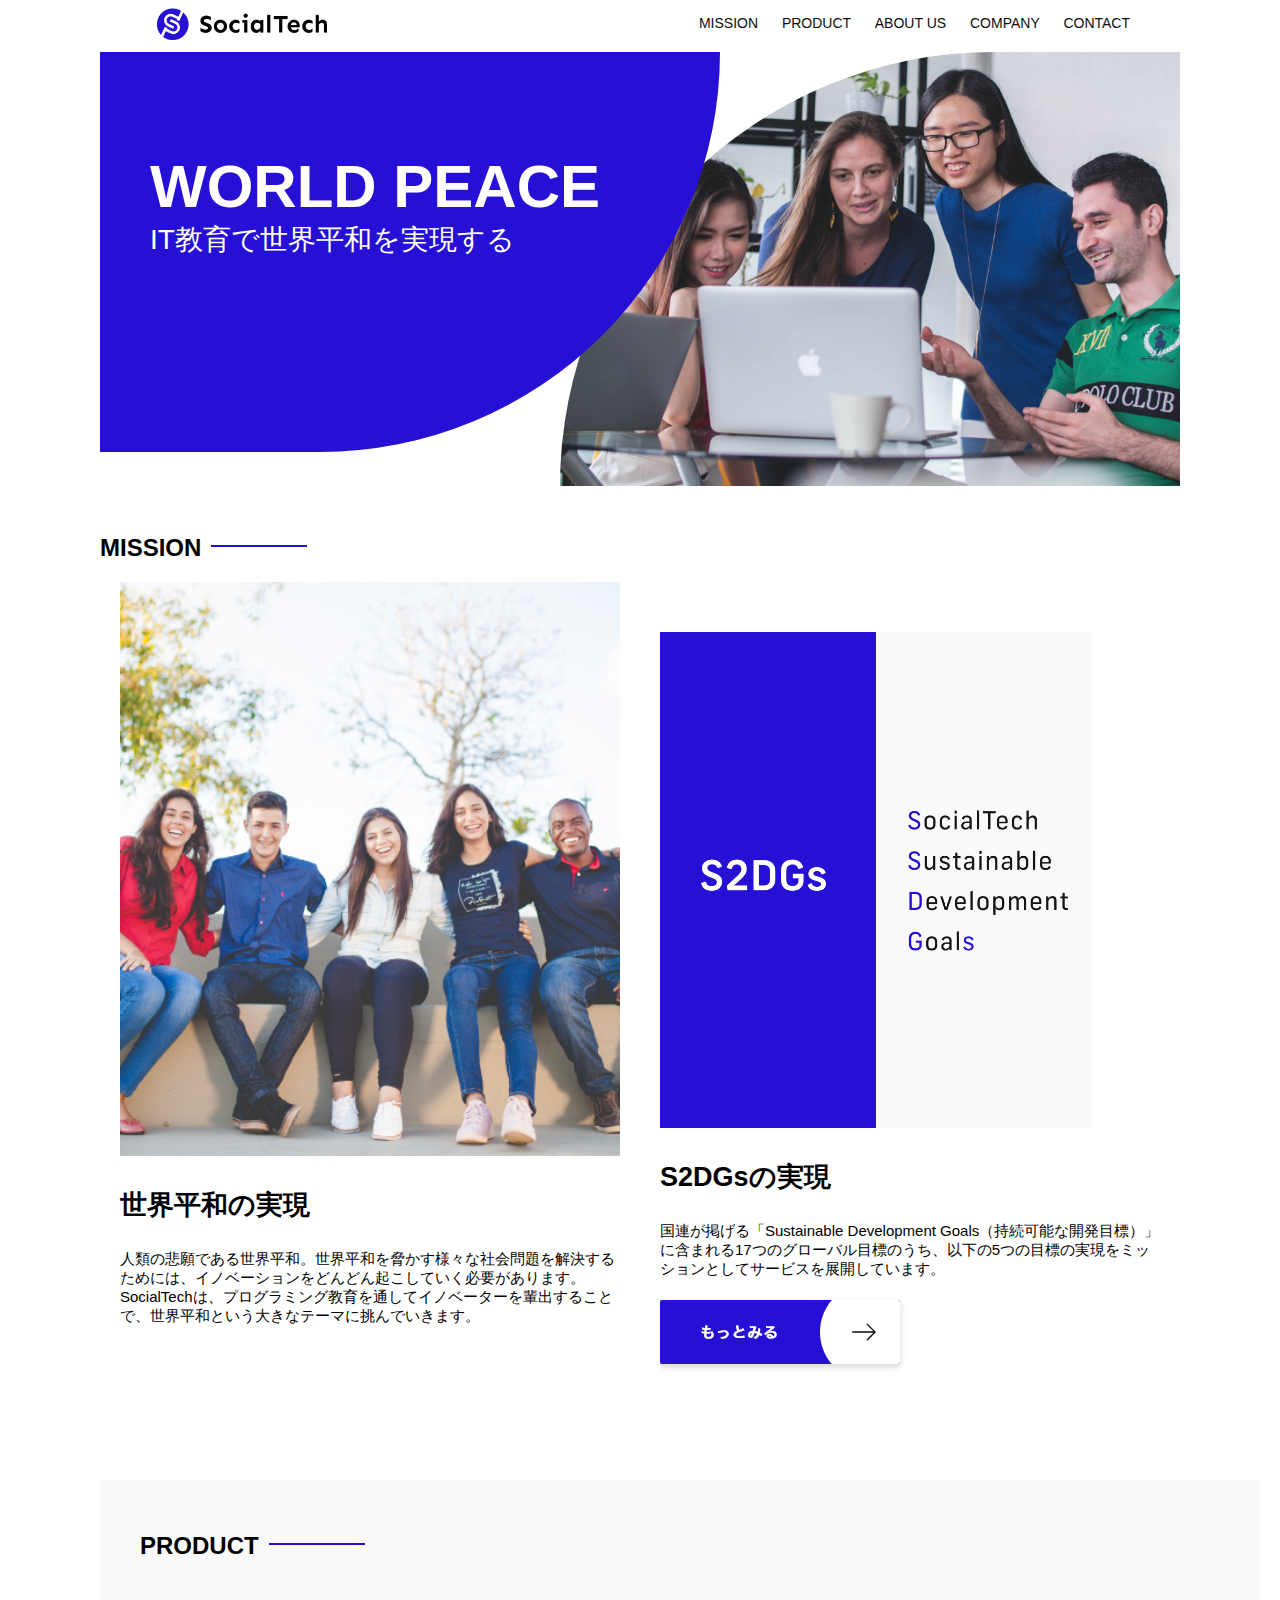
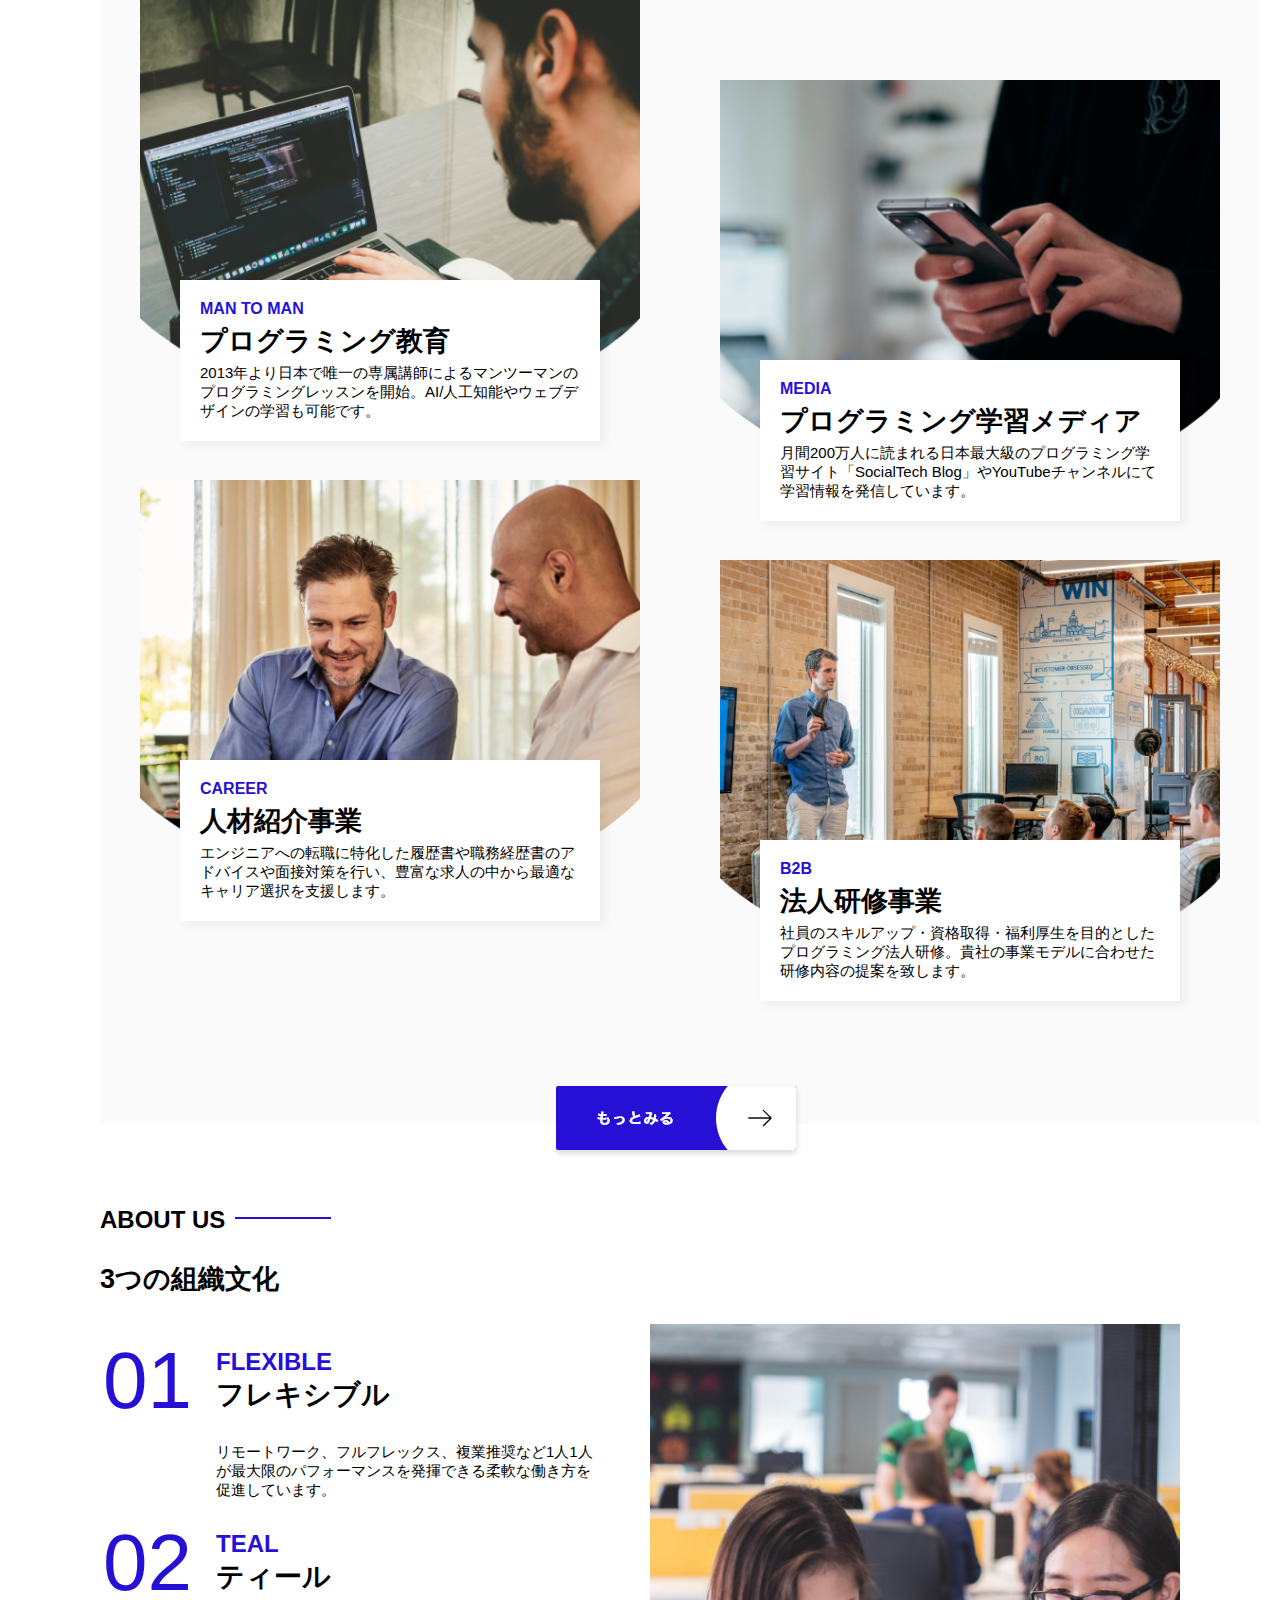
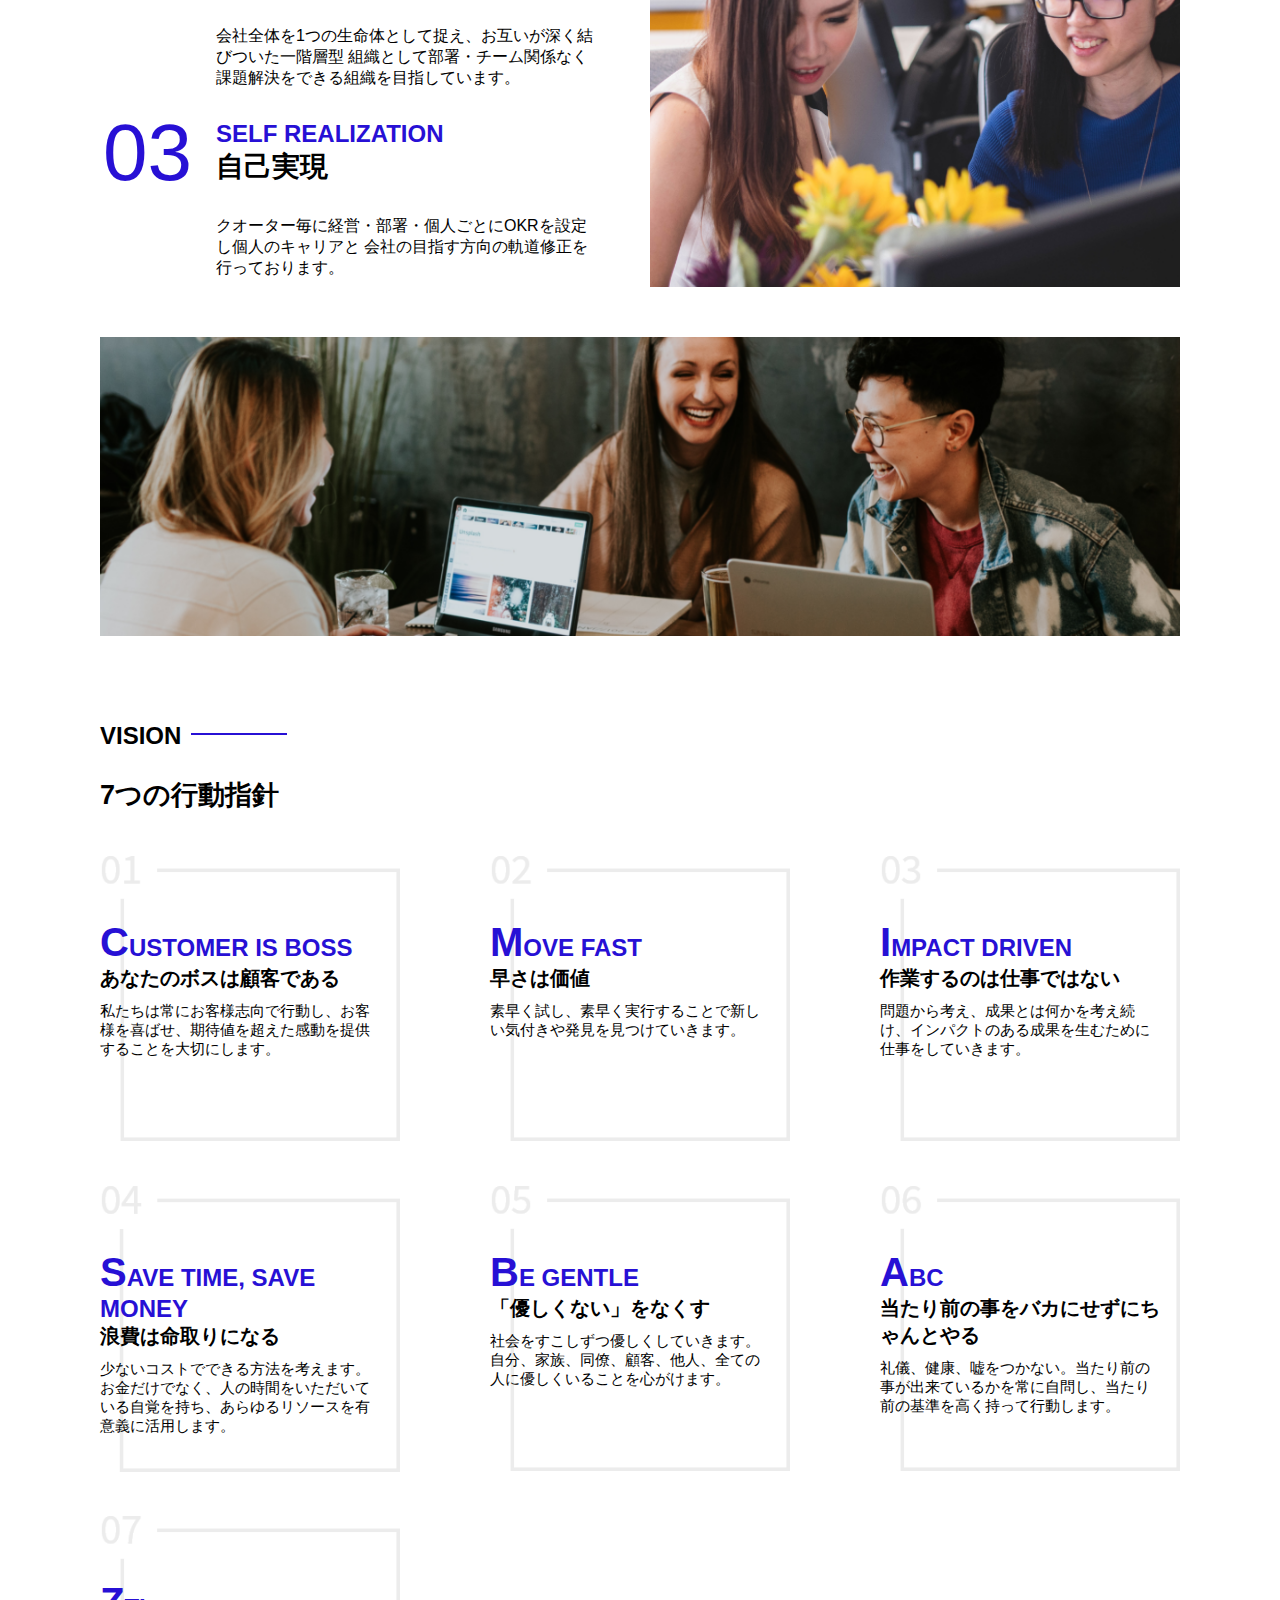
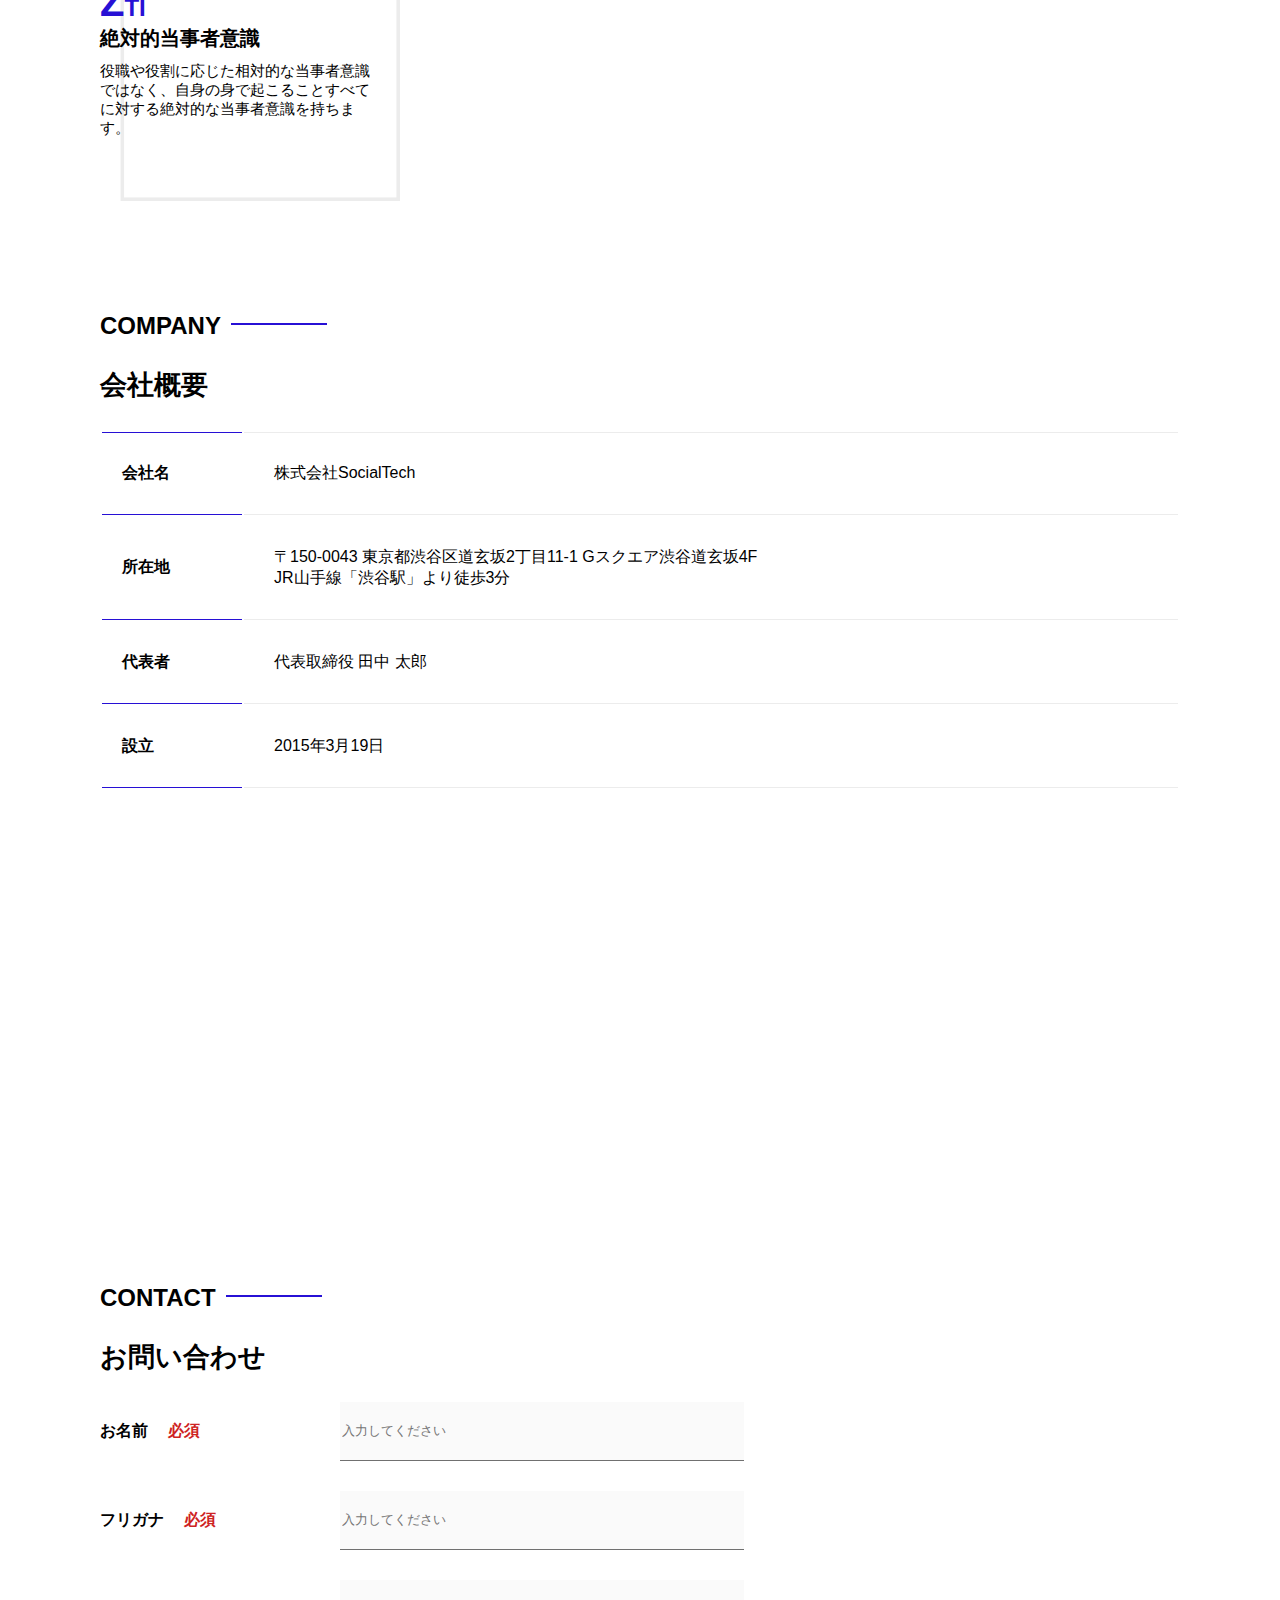
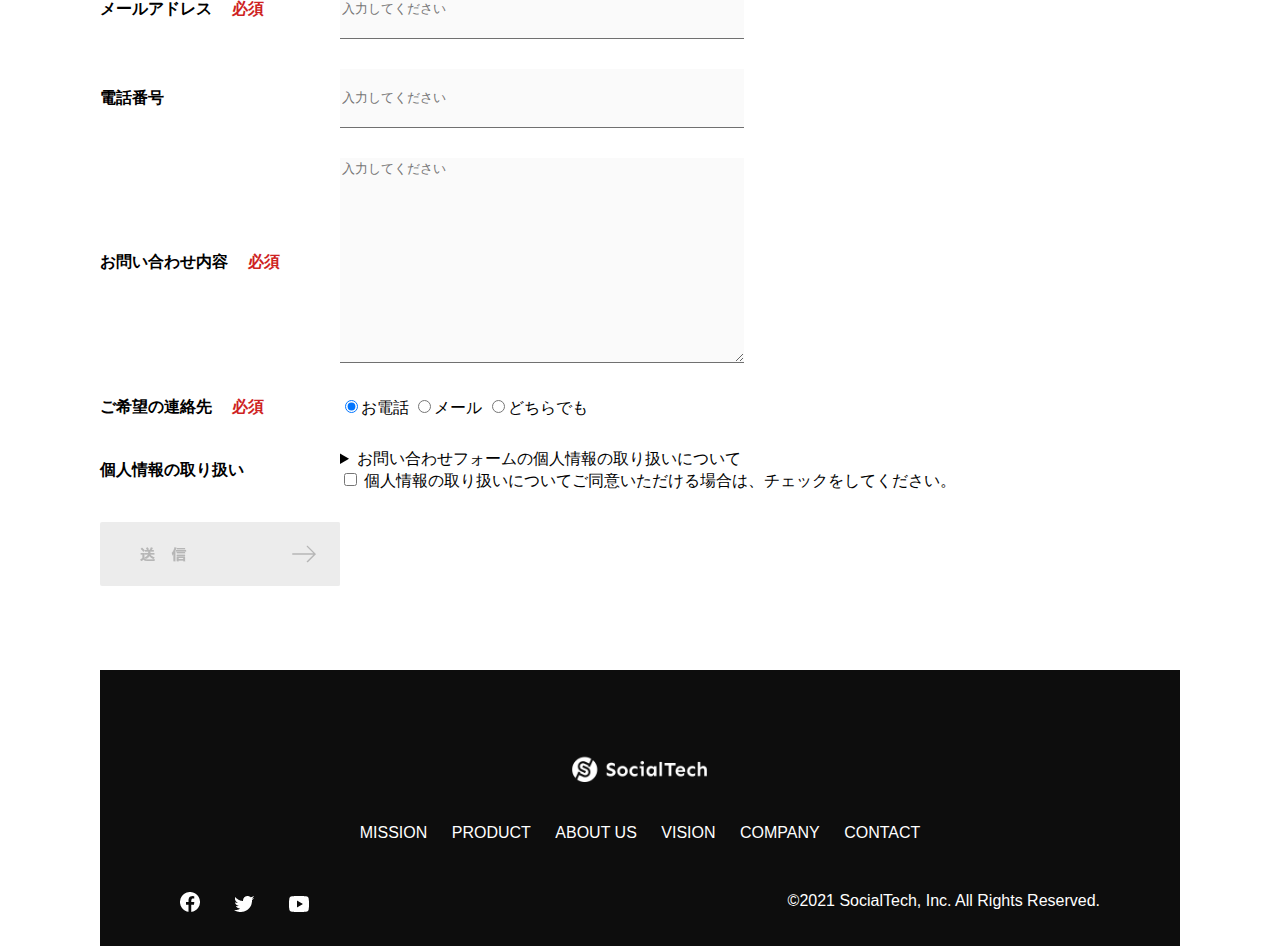
<file: index.html>
<!DOCTYPE html>
<html>
  <head>
        <title>SocialTeach</title><!--ブラウザのタブのタイトル-->
        <meta charset="utf-8">
        <meta description="SocialTechはEdTech業界のリーディングカンパニーを目指します。"><!--Google検索結果テキスト-->
        <meta name="viewport" content="width=device-width, initial-scale=1.0">
        <link rel="stylesheet" href="style.css">
  </head>
  <body>
        <header>
            <a href="index.html" id="logo"><img src="images/logo.png" alt="トップページに戻る"></a>
			
			<!-- PC用ナビゲーション -->
			<nav id="nav-pc">
				<a href="mission.html">MISSION</a>
				<a href="product.html">PRODUCT</a>
				<a href="index.html#abouts">ABOUT US</a>
				<a href="index.html#company">COMPANY</a>
				<a href="index.html#contact">CONTACT</a>
			</nav>
			<!-- スマホ用メニューボタン -->
   			  <img id="menu-sp" src="images/button-menu.png" alt="ナビゲーションを開く" onclick="document.getElementById('nav-sp').style.display = 'block'">
			<!-- スマホ用ナビゲーション -->
  			   <nav id="nav-sp">
				   <img id="close" src="images/button-close.png" alt="ナビゲーションを閉じる" onclick="document.getElementById('nav-sp').style.display = 'none'">
				   <a id="logo-sp" href="index.html" onclick="document.getElementById('nav-sp').style.display = 'none'"><img
					   src="images/logo-sp.png" alt="トップページに戻る"></a>
				   <a class="menu" href="mission.html" onclick="document.getElementById('nav-sp').style.display = 'none'">MISSION</a>
				   <a class="menu" href="product.html" onclick="document.getElementById('nav-sp').style.display = 'none'">PRODUCT</a>
				   <a class="menu" href="index.html#aboutus" onclick="document.getElementById('nav-sp').style.display = 'none'">ABOUT
					 US</a>
				   <a class="menu" href="index.html#vision"
					 onclick="document.getElementById('nav-sp').style.display = 'none'">VISION</a>
				   <a class="menu" href="index.html#company"
					 onclick="document.getElementById('nav-sp').style.display = 'none'">COMPANY</a>
				   <a class="menu" href="index.html#contact"
					 onclick="document.getElementById('nav-sp').style.display = 'none'">CONTACT</a>
				   <div id="sns">
					 <a href="https://www.facebook.com/sejuku2013"><img src="images/button-facebook.png" alt="Facebookのリンク"></a>
					 <a href="https://twitter.com/samuraijuku"><img src="images/button-twitter.png" alt="Twitterのリンク"></a>
					 <a href="https://www.youtube.com/channel/UCCFOQO5aDK0xXam4cUQXT8g"><img src="images/button-youtube.png" alt="YouTubeのリンク"></a>
				   </div>
  			   </nav>

        </header>
        <main>
            <article>
              <!-- メインビジュアル -->
              <section id="main-visual">
                <div id="main-message">
                  <h1>WORLD PEACE</h1>
                  <p>IT教育で世界平和を実現する</p>
                </div>
                <img src="images/index/index-main.png" alt="PCの周りに集まる多国籍の仲間たち">
              </section>
               <!--ミッション-->
               <section id="mission">
                   <h2 class="index-h2">MISSION</h2>
                 <div id="mission-flex">
                   <div>
                    <img id="mission-photo" src="images/index/index-mission.png" alt="屋外のベンチで写真を撮影する多国籍の仲間たち">
                    <h3>世界平和の実現</h3>
                    <p>
                      人類の悲願である世界平和。世界平和を脅かす様々な社会問題を解決するためには、イノベーションをどんどん起こしていく必要があります。SocialTechは、プログラミング教育を通してイノベーターを輩出することで、世界平和という大きなテーマに挑んでいきます。
                    </p>
                   </div>
                   <div>
                    <img id="s2dgs" src="images/index/s2dgs.png" alt="S2DGs">
                    <h3>S2DGsの実現</h3>
                    <p>国連が掲げる「Sustainable Development Goals（持続可能な開発目標）」に含まれる17つのグローバル目標のうち、以下の5つの目標の実現をミッションとしてサービスを展開しています。</p>
                    <a href="mission.html">
                      <img src="images/button-more.png" alt="もっとみる">
                    </a>
                   </div>
                 </div>
               </section>
               <!-- プロダクト -->
               <section id="product">
                <h2 class="index-h2">PRODUCT</h2>
                <div>
                     <div id="product-left">
                        <div>
                            <img class="product-photo" src="images/index/index-mantoman.png" alt="PCでコードを書く男性">
                            <div class="product-explain">
                              <span>MAN TO MAN</span>
                              <h3>プログラミング教育</h3>
                              <p>2013年より日本で唯一の専属講師によるマンツーマンのプログラミングレッスンを開始。AI/人工知能やウェブデザインの学習も可能です。</p>
                            </div>
                          </div>
                          <div>
                            <img class="product-photo" src="images/index/index-career.png" alt="笑顔で話し合う2人の男性">
                            <div class="product-explain">
                              <span>CAREER</span>
                              <h3>人材紹介事業</h3>
                              <p>エンジニアへの転職に特化した履歴書や職務経歴書のアドバイスや面接対策を行い、豊富な求人の中から最適なキャリア選択を支援します。</p>
                            </div>
                          </div>
                     </div>
                    <div id="product-right">
                        <div>
                            <img class="product-photo" src="images/index/index-media.png" alt="スマートフォンを操作する人">
                            <div class="product-explain">
                              <span>MEDIA</span>
                              <h3>プログラミング学習メディア</h3>
                              <p>月間200万人に読まれる日本最大級のプログラミング学習サイト「SocialTech Blog」やYouTubeチャンネルにて学習情報を発信しています。</p>
                            </div>
                          </div>
                          <div>
                            <img class="product-photo" src="images/index/index-b2b.png" alt="講演中の男性とそれを聴く人々">
                            <div class="product-explain">
                              <span>B2B</span>
                              <h3>法人研修事業</h3>
                              <p>社員のスキルアップ・資格取得・福利厚生を目的としたプログラミング法人研修。貴社の事業モデルに合わせた研修内容の提案を致します。</p>
                            </div>
                          </div>
                        </div>
                      </div>
                      <div>
                        <a id="product-more" href="product.html">
                          <img src="images/button-more.png" alt="もっとみる">
                        </a>
                      </div>
                    </div>
                </div>
             </section>
             <!---ABOUT US-->
             <section id="aboutus">
                <section id="aboutus">
                    <h2 class="index-h2">ABOUT US</h2>
                    <h3>3つの組織文化</h3>
                    <div>
                       <table class="culture-table">
                         <tr>
                           <td>
                             <span class="culture-num">01</span>
                           </td>
                           <td>
                             <span class="culture-en">FLEXIBLE</span>
                             <span class="culture-jp">フレキシブル</span>
                           </td>
                         </tr>
                         <tr>
                           <td>
                             <!--空のセル-->
                           </td>
                           <td>
                             <p class="culture-description">
                               リモートワーク、フルフレックス、複業推奨など1人1人が最大限のパフォーマンスを発揮できる柔軟な働き方を促進しています。
                             </p>
                           </td>
                         </tr>
                         <tr>
                           <td>
                             <span class="culture-num">02</span>
                           </td>
                           <td>
                             <span class="culture-en">TEAL</span>
                             <span class="culture-jp">ティール</span>
                           </td>
                         </tr>
                         <tr>
                           <td>
                             <!--空のセル-->
                           </td>
                           <td>
                             会社全体を1つの生命体として捉え、お互いが深く結びついた一階層型
                             組織として部署・チーム関係なく課題解決をできる組織を目指しています。
                           </td>
                         </tr>
                         <tr>
                           <td>
                             <span class="culture-num">03</span>
                           </td>
                           <td>
                             <span class="culture-en">SELF REALIZATION</span>
                             <span class="culture-jp">自己実現</span>
                           </td>
                         </tr>
                         <td>
                           <!--空のセル-->
                         </td>
             
                         <td>
                           クオーター毎に経営・部署・個人ごとにOKRを設定し個人のキャリアと
                           会社の目指す方向の軌道修正を行っております。
                         </td>
                       </table>
                    <img class="culture-img" src="images/index/index-aboutus1.png" alt="笑顔で話し合う2人の女性">
                    </div>
                 <img class="culture-img2" src="images/index/index-aboutus2.png" alt="笑顔で話し合う3人の男女">
                </section>
                <!-- VISION -->
                 <section id="vision">
                   <h2 class="index-h2">VISION</h2>
                   <h3>7つの行動指針</h3>
                  <div>
                    <div class="vision-box">
                        <img src="images/index/vision-01.png" alt="01">
                        <span>
                          <h4>CUSTOMER IS BOSS</h4>
                          <h5>あなたのボスは顧客である</h5>
                          <p>私たちは常にお客様志向で行動し、お客様を喜ばせ、期待値を超えた感動を提供することを大切にします。</p>
                        </span>
                      </div>
                      <div class="vision-box">
                        <img src="images/index/vision-02.png" alt="02">
                        <span>
                          <h4>MOVE FAST</h4>
                          <h5>早さは価値</h5>
                          <p>素早く試し、素早く実行することで新しい気付きや発見を見つけていきます。</p>
                        </span>
                      </div>
                      <div class="vision-box">
                        <img src="images/index/vision-03.png" alt="03">
                        <span>
                          <h4>IMPACT DRIVEN</h4>
                          <h5>作業するのは仕事ではない</h5>
                          <p>問題から考え、成果とは何かを考え続け、インパクトのある成果を生むために仕事をしていきます。</p>
                        </span>
                      </div>
                      <div class="vision-box">
                        <img src="images/index//vision-04.png" alt="04">
                        <span>
                          <h4>SAVE TIME, SAVE MONEY</h4>
                          <h5>浪費は命取りになる</h5>
                          <p>少ないコストでできる方法を考えます。お金だけでなく、人の時間をいただいている自覚を持ち、あらゆるリソースを有意義に活用します。</p>
                        </span>
                      </div>
                      <div class="vision-box">
                        <img src="images/index/vision-05.png" alt="05">
                        <span>
                          <h4>BE GENTLE</h4>
                          <h5>「優しくない」をなくす</h5>
                          <p>社会をすこしずつ優しくしていきます。自分、家族、同僚、顧客、他人、全ての人に優しくいることを心がけます。</p>
                        </span>
                      </div>
                      <div class="vision-box">
                        <img src="images/index/vision-06.png" alt="06">
                        <span>
                          <h4>ABC</h4>
                          <h5>当たり前の事をバカにせずにちゃんとやる</h5>
                          <p>礼儀、健康、嘘をつかない。当たり前の事が出来ているかを常に自問し、当たり前の基準を高く持って行動します。</p>
                        </span>
                      </div>
                      <div class="vision-box">
                        <img src="images/index/vision-07.png" alt="07">
                        <span>
                          <h4>ZTI</h4>
                          <h5>絶対的当事者意識</h5>
                          <p>役職や役割に応じた相対的な当事者意識ではなく、自身の身で起こることすべてに対する絶対的な当事者意識を持ちます。</p>
                        </span>
                      </div>
                    </div>
                </section>
                <!-- COMPANY -->
                <section id="company">
                   <h2 class="index-h2">COMPANY</h2>
                   <h3>会社概要</h3>
                   <table id="company-table">
                    <tr>
                      <th class="tableheader-first">会社名</th>
                      <td class="cell-first">株式会社SocialTech</td>
                    </tr>
                    <tr>
                      <th class="tableheader">所在地</th>
                      <td class="cell">〒150-0043 東京都渋谷区道玄坂2丁目11-1 Gスクエア渋谷道玄坂4F<br>JR山手線「渋谷駅」より徒歩3分</td>
                    </tr>
                    <tr>
                      <th class="tableheader">代表者</th>
                      <td class="cell">代表取締役 田中 太郎</td>
                    </tr>
                    <tr>
                      <th class="tableheader">設立</th>
                      <td class="cell">2015年3月19日</td>
                    </tr>
                  </table>
                  <iframe
           src="https://www.google.com/maps/embed?pb=!1m18!1m12!1m3!1d3241.7759544892483!2d139.69399665123464!3d35.65789123876098!2m3!1f0!2f0!3f0!3m2!1i1024!2i768!4f13.1!3m3!1m2!1s0x60188caa0042e8d1%3A0xba130bea826a7aa2!2z44CSMTUwLTAwNDMg5p2x5Lqs6YO95riL6LC35Yy66YGT546E5Z2C77yS5LiB55uu77yR77yR4oiS77yR!5e0!3m2!1sja!2sjp!4v1636872991912!5m2!1sja!2sjp"
           style="border:0;" allowfullscreen="" loading="lazy">
         </iframe>
                </section>
                <!-- お問い合わせフォーム -->
                <section id="contact">
                    <h2 class="index-h2">CONTACT</h2>
                    <h3>お問い合わせ</h3>
                    <form>
                        <form action="https://api.staticforms.xyz/submit" method="post">
                            <input type="text" name="honeypot" style="display:none">
                            <!-- STATIC FORMSのアクセスキー -->
                            <input type="hidden" name="accessKey" value="33055d8e-7492-4d10-8406-bfbe56858eea">
                            <!--メールのタイトル-->
                            <input type="hidden" name="subject" value="お問い合わせフォーム" />
                            <!--送信先のメールアドレスをvalueに設定する-->
                            <input type="hidden" name="replyTo" value="s.honjo55@gmail.com">
                            <!--redirectToのURLは公開後のURLへリンクする-->
                            <input type="hidden" name="redirectTo" value="">
                        <div>
                            <div class="contact-heading">
                              <label class="contact-label">お名前<span class="contact-span">必須</span></label>
                            </div>
                            <div class="contact-form">
                              <input type="text" name="name" placeholder="入力してください" class="contact-textbox">
                            </div>
                          </div>
                          <div>
                            <div class="contact-heading">
                              <label class="contact-label">フリガナ<span class="contact-span">必須</span></label>
                            </div>
                            <div>
                              <input type="text" name="hurigana" placeholder="入力してください" class="contact-textbox">
                            </div>
                          </div>
                          <div>
                            <div class="contact-heading">
                              <label class="contact-label">メールアドレス<span class="contact-span">必須</span></label>
                            </div>
                            <div>
                              <input type="text" name="email" placeholder="入力してください" class="contact-textbox">
                            </div>
                          </div>
                          <div>
                            <div class="contact-heading">
                              <label class="contact-label">電話番号</label>
                            </div>
                            <div>
                              <input type="text" name="tel" placeholder="入力してください" class="contact-textbox">
                            </div>
                          </div>
                          <div>
                            <div class="contact-heading">
                              <label class="contact-label">お問い合わせ内容<span class="contact-span">必須</span></label>
                            </div>
                            <div>
                              <textarea class="contact-textarea" placeholder="入力してください" name="message"></textarea>
                            </div>
                          </div>
                          <div>
                            <div class="contact-heading">
                              <label class="contact-label">ご希望の連絡先<span class="contact-span">必須</span></label>
                            </div>
                            <div>
                              <input class="radiobutton" type="radio" value="tel" name="contact" checked><label>お電話</label>
                              <input class="radiobutton" type="radio" value="mail" name="contact"><label>メール</label>
                              <input class="radiobutton" type="radio" value="both" name="contact"><label>どちらでも</label>
                            </div>
                          </div>
                          <div>
                            <div class="contact-heading">
                              <label class="contact-label">個人情報の取り扱い</label>
                            </div>
                            <div>
                              <details>
                                <summary>お問い合わせフォームの個人情報の取り扱いについて</summary>
                                <div>
                                  <span>１．組織の名称又は氏名</span><br>
                                  株式会社SocialTech<br><br>
                                  <span>２．個人情報保護管理者（若しくはその代理人）の氏名又は職名、所属及び連絡先
                                    鈴木 一郎 コーポレート部</span><br>
                                  メールアドレス：support@socialtech.net<br>
                                  TEL：03-xxxx-xxxx<br>
                                  <span>３．個人情報の利用目的</span><br>
                                  ・本サービス及び本サービスに関連する情報の提供又はそれらに関する連絡のため<br>
                                  ・ユーザーの本人確認のため<br>
                                  ・当社サービスのご案内のため<br>
                                  ・当社の商品等の広告または宣伝（電子メールによるものを含むものとします。）<br><br>
                                  <span>４．個人情報の取り扱い業務の委託</span><br>
                                  個人情報の取扱業務の全部または一部を外部に業務委託する場合があります。<br>
                                  その際、弊社は、個人情報を適切に保護できる管理体制を敷き実行していることを条件として<br>
                                  委託先を厳選したうえで、機密保持契約を委託先と締結し、お客様の個人情報を厳密に管理させます。<br><br>
                                  <span>５．個人情報の開示等の請求</span><br>
                                  お客様は、弊社に対してご自身の個人情報の開示等（利用目的の通知、開示、内容の訂正・追加・削除、利用の停止または消去、第三者への提供の停止）に関して、当社問合わせ窓口に申し出ることができます。<br>
                                  その際、弊社はお客様ご本人を確認させていただいたうえで、合理的な期間内に対応いたします。<br><br>
                                  なお、個人情報に関する弊社問合わせ先は、次の通りです。<br><br>
                                  株式会社SocialTech　個人情報問合せ窓口<br>
                                  〒150-0043　東京都渋谷区道玄坂2丁目11-1 Ｇスクエア渋谷道玄坂 4F<br>
                                  メールアドレス：support@socialtech.net　TEL：03-xxxx-xxxx<br><br>
                                  <span>６．個人情報を提供されることの任意性について</span><br><br>
                                  お客様がご自身の個人情報を弊社に提供されるか否かは、お客様のご判断によりますが、もしご提供されない場合には、適切なサービスが提供できない場合がありますので予めご了承ください。
                                </div>
                              </details>
                              <input type="checkbox" name="agree">
                              <span>個人情報の取り扱いについてご同意いただける場合は、チェックをしてください。</span>
                            </div>
                          </div>
                          <input type="image" value="Submit" src="images/button-submit.png" alt="送信する">
                    </form>
                </section>
             </article>
             <footer>
              <div id="footer-logo">
                <img src="images/logo-sp.png" alt="SocialTech">
              </div>
              <div id="footer-link">
                <a href="mission.html">MISSION</a>
                <a href="product.html">PRODUCT</a>
                <a href="index.html#aboutus">ABOUT US</a>
                <a href="index.html#vision">VISION</a>
                <a href="index.html#company">COMPANY</a>
                <a href="index.html#contact">CONTACT</a>
              </div>
              <div id="sns-footer">
                <a href="https://www.facebook.com/sejuku2013"><img src="images/button-facebook.png" alt="Facebookのリンク"></a>
                <a href="https://twitter.com/samuraijuku"><img src="images/button-twitter.png" alt="Twitterのリンク"></a>
                <a href="https://www.youtube.com/channel/UCCFOQO5aDK0xXam4cUQXT8g"><img src="images/button-youtube.png" alt="YouTubeのリンク"></a>
				<span id="copyright">&copy;2021 SocialTech, Inc. All Rights Reserved. </span>
              </div>
            </footer>
      </main>
  </body>
</html>
</file>
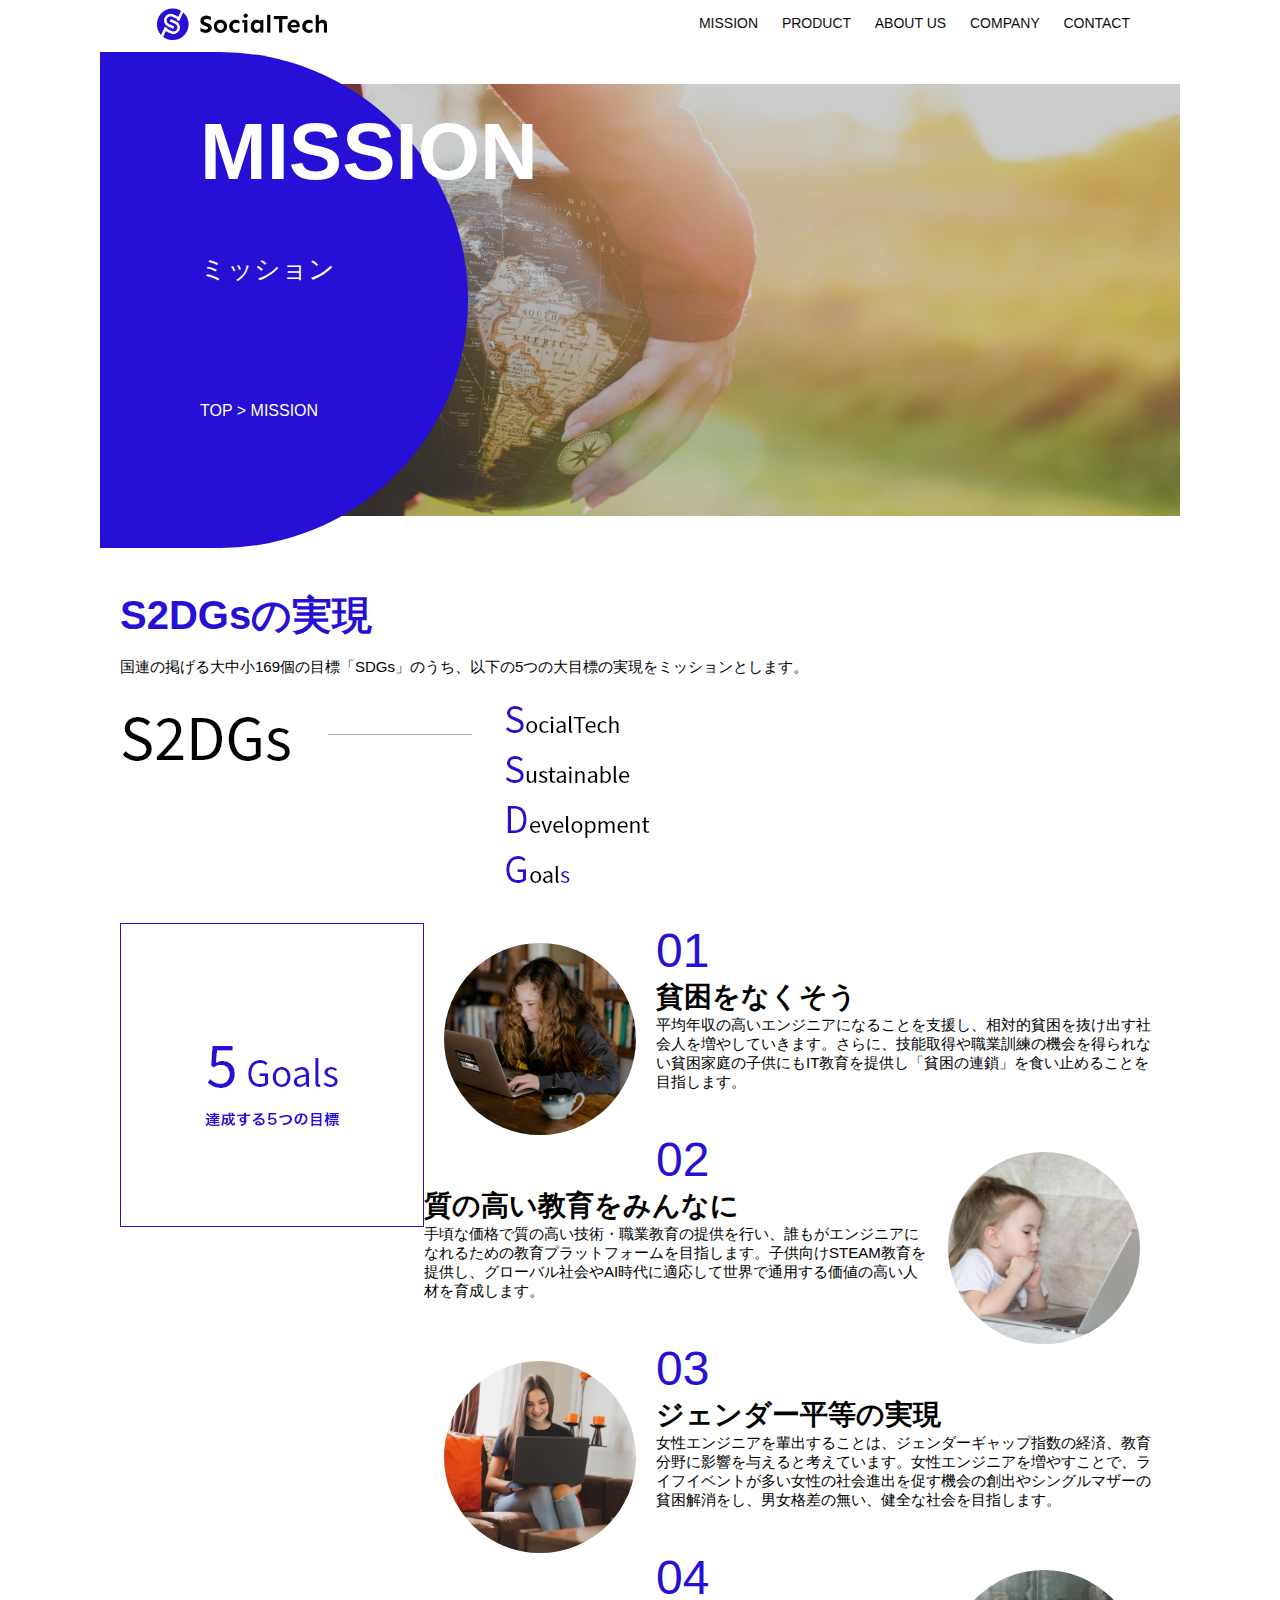
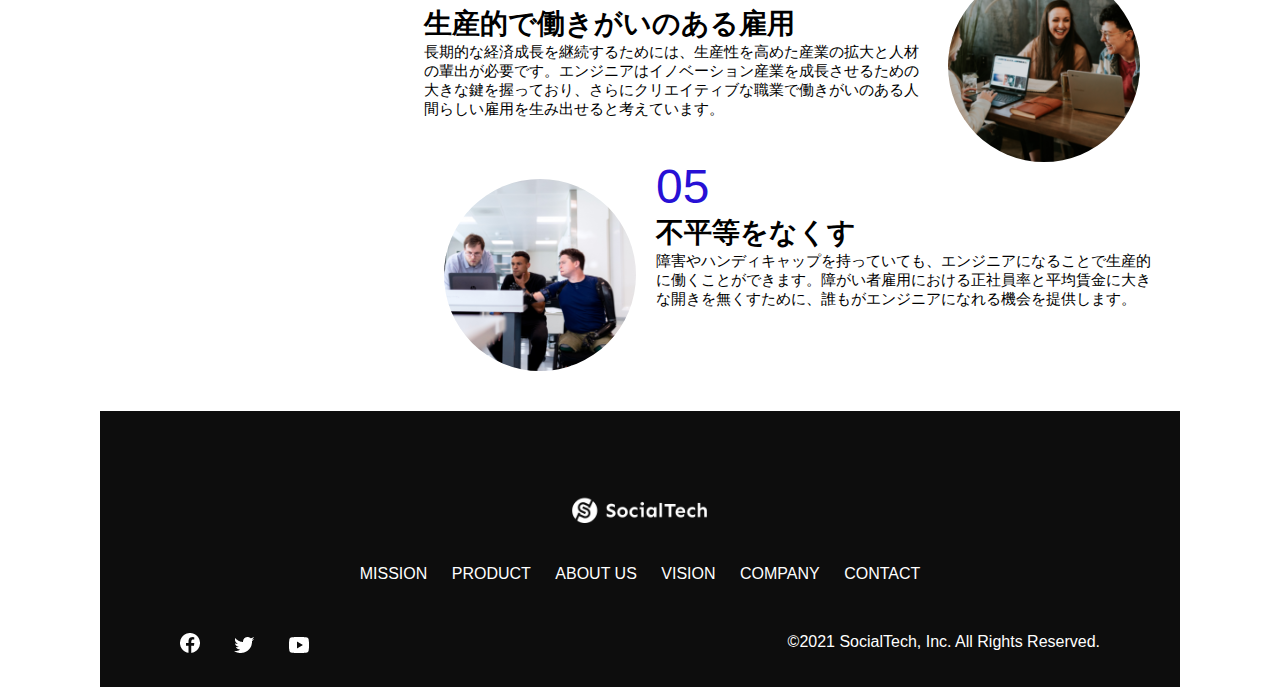
<file: mission.html>
<!DOCTYPE html>
<html lang="ja">
<head>
    <meta charset="UTF-8">
    <meta description="SocialTechが目指す5つの目標（S2DGs）を紹介します">
    <meta name="viewport" content="width=device-width, initial-scale=1.0">
    <link rel="stylesheet" href="style.css">
    <title>SocialTech - MISSION ミッション -</title>
</head>
<body>
    <header>
        <a href="index.html" id="logo"><img src="images/logo.png" alt="トップページに戻る"></a>
        <!-- PC用ナビゲーション -->
        <nav id="nav-pc">
            <a href="mission.html">MISSION</a>
            <a href="product.html">PRODUCT</a>
            <a href="index.html#abouts">ABOUT US</a>
            <a href="index.html#company">COMPANY</a>
            <a href="index.html#contact">CONTACT</a>
        </nav>
        <!-- スマホ用メニューボタン -->
        <img id="menu-sp" src="images/button-menu.png" alt="ナビゲーションを開く" onclick="document.getElementById('nav-sp').style.display = 'block'">
        <!-- スマホ用ナビゲーション -->
        <nav id="nav-sp">
            <img id="close" src="images/button-close.png" alt="ナビゲーションを閉じる" onclick="document.getElementById('nav-sp').style.display = 'none'">
            <a id="logo-sp" href="index.html" onclick="document.getElementById('nav-sp').style.display = 'none'"><img
                src="images/logo-sp.png" alt="トップページに戻る"></a>
            <a class="menu" href="mission.html" onclick="document.getElementById('nav-sp').style.display = 'none'">MISSION</a>
            <a class="menu" href="product.html" onclick="document.getElementById('nav-sp').style.display = 'none'">PRODUCT</a>
            <a class="menu" href="index.html#aboutus" onclick="document.getElementById('nav-sp').style.display = 'none'">ABOUT
              US</a>
            <a class="menu" href="index.html#vision"
              onclick="document.getElementById('nav-sp').style.display = 'none'">VISION</a>
            <a class="menu" href="index.html#company"
              onclick="document.getElementById('nav-sp').style.display = 'none'">COMPANY</a>
            <a class="menu" href="index.html#contact"
              onclick="document.getElementById('nav-sp').style.display = 'none'">CONTACT</a>
            <div id="sns">
              <a href="https://www.facebook.com/sejuku2013"><img src="images/button-facebook.png" alt="Facebookのリンク"></a>
              <a href="https://twitter.com/samuraijuku"><img src="images/button-twitter.png" alt="Twitterのリンク"></a>
              <a href="https://www.youtube.com/channel/UCCFOQO5aDK0xXam4cUQXT8g"><img src="images/button-youtube.png" alt="YouTubeのリンク"></a>
            </div>
          </nav>
    </header>
    <main>
        <article>
            <section id="mission-main">
                <div id="mission-title">
                    <h1>MISSION</h1>
                    <span>ミッション</span>
                    <div>TOP > MISSION</div>
                </div>
            </section>
            <section id="mission-s2dgs">
                <h2 class="mission-h2">S2DGsの実現</h2>
                <p>国連の掲げる大中小169個の目標「SDGs」のうち、以下の5つの大目標の実現をミッションとします。</p>
                <img src="images/mission/mission-s2dgs.png" alt="S2DGs">
            </section>
            <section id="mission-5goals">
                <div>
                  <img id="s2dgs-image" src="images/mission/mission-5goals.png" alt="5Goals">
                </div>
                <div>
                    <div>
                      <img class="fivegoals-image-left" src="images/mission/mission-5goals01.png" alt="PCを操作する女の子">
                      <span class="fivegoals-number">01</span>
                      <h3 class="fivegoals-h3">貧困をなくそう</h3>
                      <p class="fivegoals-p">
                        平均年収の高いエンジニアになることを支援し、相対的貧困を抜け出す社会人を増やしていきます。さらに、技能取得や職業訓練の機会を得られない貧困家庭の子供にもIT教育を提供し「貧困の連鎖」を食い止めることを目指します。
                      </p>
                    </div>
            
                    <div>
                      <img class="fivegoals-image-right" src="images/mission/mission-5goals02.png" alt="PCを見つめる小さい女の子">
                      <span class="fivegoals-number">02</span>
                      <h3 class="fivegoals-h3">質の高い教育をみんなに</h3>
                      <p class="fivegoals-p">
                        手頃な価格で質の高い技術・職業教育の提供を行い、誰もがエンジニアになれるための教育プラットフォームを目指します。子供向けSTEAM教育を提供し、グローバル社会やAI時代に適応して世界で通用する価値の高い人材を育成します。
                      </p>
                    </div>
            
                    <div>
                      <img class="fivegoals-image-left" src="images/mission/mission-5goals03.png" alt="PCを操作する女性">
                      <span class="fivegoals-number">03</span>
                      <h3 class="fivegoals-h3">ジェンダー平等の実現</h3>
                      <p class="fivegoals-p">
                        女性エンジニアを輩出することは、ジェンダーギャップ指数の経済、教育分野に影響を与えると考えています。女性エンジニアを増やすことで、ライフイベントが多い女性の社会進出を促す機会の創出やシングルマザーの貧困解消をし、男女格差の無い、健全な社会を目指します。
                      </p>
                    </div>
            
                    <div>
                      <img class="fivegoals-image-right" src="images/mission/mission-5goals04.png" alt="笑顔で話し合う3人の男女">
                      <span class="fivegoals-number">04</span>
                      <h3 class="fivegoals-h3">生産的で働きがいのある雇用</h3>
                      <p class="fivegoals-p">
                        長期的な経済成長を継続するためには、生産性を高めた産業の拡大と人材の輩出が必要です。エンジニアはイノベーション産業を成長させるための大きな鍵を握っており、さらにクリエイティブな職業で働きがいのある人間らしい雇用を生み出せると考えています。
                      </p>
                    </div>
            
                    <div>
                      <img class="fivegoals-image-left" src="images/mission/mission-5goals05.png" alt="障害を持つ男性が生き生きと働く様子">
                      <span class="fivegoals-number">05</span>
                      <h3 class="fivegoals-h3">不平等をなくす</h3>
                      <p class="fivegoals-p">
                        障害やハンディキャップを持っていても、エンジニアになることで生産的に働くことができます。障がい者雇用における正社員率と平均賃金に大きな開きを無くすために、誰もがエンジニアになれる機会を提供します。
                      </p>
                    </div>
                  </div>
            </section>
        </article>
        <footer>
            <div id="footer-logo">
              <img src="images/logo-sp.png" alt="SocialTech">
            </div>
            <div id="footer-link">
              <a href="mission.html">MISSION</a>
              <a href="product.html">PRODUCT</a>
              <a href="index.html#aboutus">ABOUT US</a>
              <a href="index.html#vision">VISION</a>
              <a href="index.html#company">COMPANY</a>
              <a href="index.html#contact">CONTACT</a>
            </div>
            <div id="sns-footer">
              <a href="https://www.facebook.com/sejuku2013"><img src="images/button-facebook.png" alt="Facebookのリンク"></a>
              <a href="https://twitter.com/samuraijuku"><img src="images/button-twitter.png" alt="Twitterのリンク"></a>
              <a href="https://www.youtube.com/channel/UCCFOQO5aDK0xXam4cUQXT8g"><img src="images/button-youtube.png" alt="YouTubeのリンク"></a>
              <span id="copyright">&copy;2021 SocialTech, Inc. All Rights Reserved. </span>
            </div>
          </footer>
    </main>
</body>
</html>
</file>
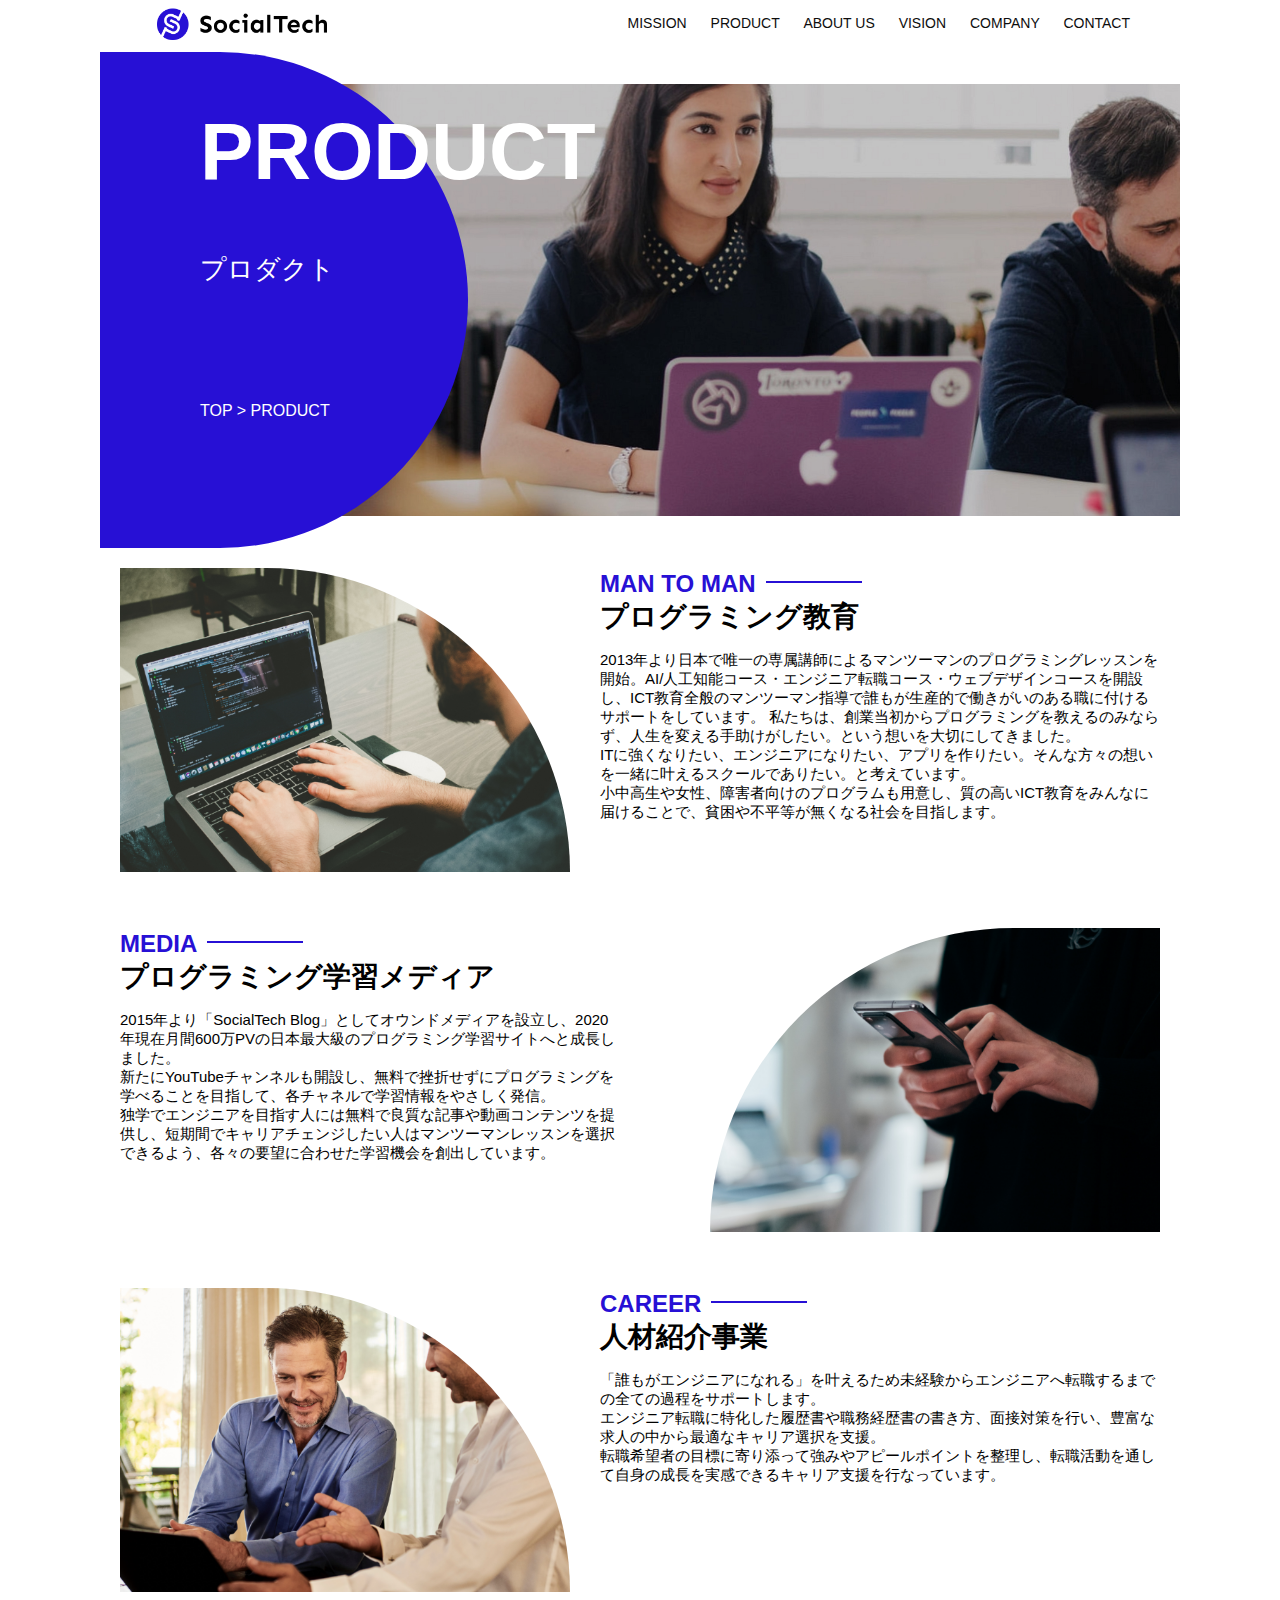
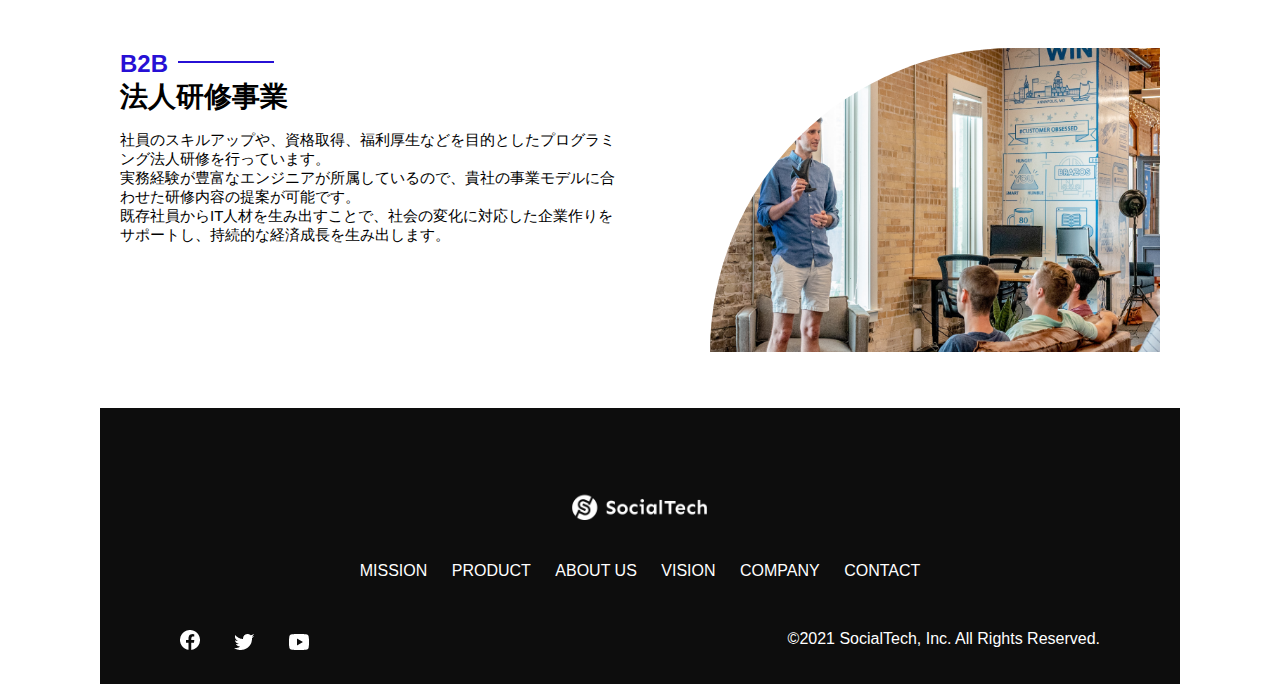
<file: product.html>
<!DOCTYPE html>
<html lang="jp">
<head>
    <meta charset="UTF-8">
    <meta name="viewport" content="width=device-width, initial-scale=1.0">
    <meta description="SocialTechの4つのプロダクトを紹介します">
    <link rel="stylesheet" href="style.css">
    <title>SocialTech -PRODUCT プロダクト-</title>
</head>
    <body>
    <!-- ヘッダー -->
    <header>
        <!-- ロゴ -->
        <a href="index.html" id="logo"><img src="images/logo.png" alt="トップページに戻る"></a>
    
        <!-- PC用ナビゲーション -->
        <nav id="nav-pc">
          <a href="mission.html">MISSION</a>
          <a href="product.html">PRODUCT</a>
          <a href="index.html#aboutus">ABOUT US</a>
          <a href="index.html#vision">VISION</a>
          <a href="index.html#company">COMPANY</a>
          <a href="index.html#contact">CONTACT</a>
        </nav>
    
        <!-- スマホ用メニューボタン -->
        <img id="menu-sp" src="images/button-menu.png" alt="ナビゲーションを開く" onclick="document.getElementById('nav-sp').style.display = 'block'">
    
        <!-- スマホ用ナビゲーション -->
        <nav id="nav-sp">
          <img id="close" src="images/button-close.png" alt="ナビゲーションを閉じる" onclick="document.getElementById('nav-sp').style.display = 'none'">
          <a id="logo-sp" href="index.html" onclick="document.getElementById('nav-sp').style.display = 'none'"><img
              src="images/logo-sp.png" alt="トップページに戻る"></a>
          <a class="menu" href="mission.html" onclick="document.getElementById('nav-sp').style.display = 'none'">MISSION</a>
          <a class="menu" href="product.html" onclick="document.getElementById('nav-sp').style.display = 'none'">PRODUCT</a>
          <a class="menu" href="index.html#aboutus" onclick="document.getElementById('nav-sp').style.display = 'none'">ABOUT
            US</a>
          <a class="menu" href="index.html#vision"
            onclick="document.getElementById('nav-sp').style.display = 'none'">VISION</a>
          <a class="menu" href="index.html#company"
            onclick="document.getElementById('nav-sp').style.display = 'none'">COMPANY</a>
          <a class="menu" href="index.html#contact"
            onclick="document.getElementById('nav-sp').style.display = 'none'">CONTACT</a>
          <div id="sns">
            <a href="https://www.facebook.com/sejuku2013"><img src="images/button-facebook.png" alt="Facebookのリンク"></a>
            <a href="https://twitter.com/samuraijuku"><img src="images/button-twitter.png" alt="Twitterのリンク"></a>
            <a href="https://www.youtube.com/channel/UCCFOQO5aDK0xXam4cUQXT8g"><img src="images/button-youtube.png" alt="YouTubeのリンク"></a>
          </div>
        </nav>
      </header>
      <main>
        <article>
            <section id="product-main">
                <div id="product-title">
                  <h1>PRODUCT</h1>
                  <span>プロダクト</span>
                  <div>TOP > PRODUCT</div>
                </div>
              </section>
              <section class="product-section1">
                <img src="images/product/product-mantoman.png" alt="PCでコードを書く男性">
                <div>
                  <h2 class="product-h2">MAN TO MAN</h2>
                  <h3 class="product-h3">プログラミング教育</h3>
                  <p>
                    2013年より日本で唯一の専属講師によるマンツーマンのプログラミングレッスンを開始。AI/人工知能コース・エンジニア転職コース・ウェブデザインコースを開設し、ICT教育全般のマンツーマン指導で誰もが生産的で働きがいのある職に付けるサポートをしています。
                    私たちは、創業当初からプログラミングを教えるのみならず、人生を変える手助けがしたい。という想いを大切にしてきました。<br>ITに強くなりたい、エンジニアになりたい、アプリを作りたい。そんな方々の想いを一緒に叶えるスクールでありたい。と考えています。<br>小中高生や女性、障害者向けのプログラムも用意し、質の高いICT教育をみんなに届けることで、貧困や不平等が無くなる社会を目指します。
                  </p>
                </div>
              </section>
              <section class="product-section2">
                <div>
                  <h2 class="product-h2">MEDIA</h2>
                  <h3 class="product-h3">プログラミング学習メディア</h3>
                  <p>2015年より「SocialTech
                    Blog」としてオウンドメディアを設立し、2020年現在月間600万PVの日本最大級のプログラミング学習サイトへと成長しました。<br>新たにYouTubeチャンネルも開設し、無料で挫折せずにプログラミングを学べることを目指して、各チャネルで学習情報をやさしく発信。<br>独学でエンジニアを目指す人には無料で良質な記事や動画コンテンツを提供し、短期間でキャリアチェンジしたい人はマンツーマンレッスンを選択できるよう、各々の要望に合わせた学習機会を創出しています。
                  </p>
                </div>
                <img src="images/product/product-media.png" alt="スマートフォンを操作する人">
              </section>
              <section class="product-section1">
                <img src="images/product/product-career.png" alt="笑顔で話し合う2人の男性">
                <div>
                  <h2 class="product-h2">CAREER</h2>
                  <h3 class="product-h3">人材紹介事業</h3>
                  <p>
                    「誰もがエンジニアになれる」を叶えるため未経験からエンジニアへ転職するまでの全ての過程をサポートします。<br>エンジニア転職に特化した履歴書や職務経歴書の書き方、面接対策を行い、豊富な求人の中から最適なキャリア選択を支援。<br>転職希望者の目標に寄り添って強みやアピールポイントを整理し、転職活動を通して自身の成長を実感できるキャリア支援を行なっています。<br>
                  </p>
                </div>
              </section>
              <section class="product-section2">
                <div>
                  <h2 class="product-h2">B2B</h2>
                  <h3 class="product-h3">法人研修事業</h3>
                  <p>
                    社員のスキルアップや、資格取得、福利厚生などを目的としたプログラミング法人研修を行っています。<br>実務経験が豊富なエンジニアが所属しているので、貴社の事業モデルに合わせた研修内容の提案が可能です。<br>既存社員からIT人材を生み出すことで、社会の変化に対応した企業作りをサポートし、持続的な経済成長を生み出します。
                  </p>
                </div>
                <img src="images/product/product-b2b.png" alt="講演中の男性とそれを聴く人々">
              </section>
        </article>
        <footer>
          <div id="footer-logo">
            <img src="images/logo-sp.png" alt="SocialTech">
          </div>
          <div id="footer-link">
            <a href="mission.html">MISSION</a>
            <a href="product.html">PRODUCT</a>
            <a href="index.html#aboutus">ABOUT US</a>
            <a href="index.html#vision">VISION</a>
            <a href="index.html#company">COMPANY</a>
            <a href="index.html#contact">CONTACT</a>
          </div>
          <div id="sns-footer">
            <a href="https://www.facebook.com/sejuku2013"><img src="images/button-facebook.png" alt="Facebookのリンク"></a>
            <a href="https://twitter.com/samuraijuku"><img src="images/button-twitter.png" alt="Twitterのリンク"></a>
            <a href="https://www.youtube.com/channel/UCCFOQO5aDK0xXam4cUQXT8g"><img src="images/button-youtube.png" alt="YouTubeのリンク"></a>
            <span id="copyright">&copy;2021 SocialTech, Inc. All Rights Reserved. </span>
          </div>
        </footer>
      </main>
    </body>
</html>
</file>
<file: style.css>
/* PC、スマホ共通スタイル */
body {
  font-family: "Source Sans Pro", "Hiragino Kaku Gothic ProN", Meiryo, Arial, sans-serif;
}

p {
  font-size: 15px;
}

/*================
 PC用のスタイル 
=================*/
@media screen and (min-width: 768px) {

/* 横幅設定 */
body {
  max-width: 1080px;
  min-width: 960px;
  margin: 0 auto 0 auto;
}

/* ヘッダー */
header {
  display: flex;
  justify-content: space-between;
  max-width: 980px;
  margin: 0 auto 0 auto;
}

/* ナビゲーションのレイアウト */
#nav-pc {
  text-align: right;
  font-size: 14px;
  padding-top: 15px;
}
  
/* ナビゲーションのリンクの装飾設定 */
#nav-pc > a {
  text-decoration: none;
  margin-left: 20px;
}
#nav-pc > a:link {
  color: #0d0d0d;
}
#nav-pc > a:visited {
  color: #0d0d0d;
}
#nav-pc > a:hover {
  color: #0d0d0d;
  text-decoration: underline;
 }
 #nav-pc > a:active {
  color: #0d0d0d;
}
   /* スマホ用ナビを非表示 */
   #nav-sp,
   #menu-sp {
     display: none;
   }	
	
/* メインビジュアル*/
#main-visual {
  position: relative;
  height: 400px;
}
#main-message {
  position: absolute;
  top: 0;
  left: 0;
  background-color: #2710d5;
  color: #ffffff;
  border-radius: 0 0 476px 0;
  max-width: 620px;
  height: 100%;
  width: 100%;
  z-index: 11;
}
#main-message > h1 {
  font-size: 60px;
  font-weight: bold;
  margin: 100px 0 0 50px;
}
#main-message > p { 
  font-size: 28px;
  margin: 0 0 0 50px;
}
#main-visual > img {
  max-width: 620px;
  border-radius: 476px 0 0 0;
  position: absolute;
  top: 0;
  right: 0;
  z-index: 10;
}
/* 見出し */
h2 {
  margin: 40px 0 0 0;
}

h2::after {
  content: url("images/line.png");
  margin-left: 10px;
}

h3 {
  font-size: 27px;
}
/* ミッション */
#mission {
  margin: 80px auto 80px auto;
  width: 100%;
}

#mission-flex {
  width: 100%;
  display: flex;
}
#mission-flex > div {
  width: 50%;
  margin: 20px;
}

#mission-photo {
  width: 100%;
}

#s2dgs {
  margin-top: 50px;
}
/* プロダクト */
#product {
  background-color: #fafafa;
  width: 100%;
  margin: 80px 0 80px 0;
  padding: 10px 40px 0px 40px;
}

/* 外枠 */
#product > div {
  margin-top: 40px;
  display: flex;
}

/* 左のカラム */
#product-left {
  width: 50%;
  margin-right: 20px;
}

/* 右のカラム */
#product-right {
  width: 50%;
  margin-left: 20px;
  margin-top: 80px;
}

/* 画像＋説明の枠 */
#product-left > div {
  position: relative;
  height: 480px;
  margin-right: 20px;
}
#product-right > div {
  position: relative;
  height: 480px;
  margin-left: 20px;
}
/* 画像 */
.product-photo {
  width: 100%;
}
/* 説明文の枠 */
.product-explain {
  background-color: #ffffff;
  position: absolute;
  left: 0;
  top: 280px;
  margin: 0 40px 0 40px;
  padding: 20px;
  box-shadow: 5px 5px 10px rgba(0, 0, 0, 0.05);
}

/* 説明文の英語 */
.product-explain > span {
  color: #2710d5;
  font-weight: bold;
  font-size: 16px;
  margin: 0;
}

/* 説明文の見出し */
.product-explain > h3 {
  margin: 5px 0 5px 0;
}

/* 説明文 */
.product-explain > p {
  margin: 0;
}

/* 「もっとみる」ボタン */
#product-more {
  margin: 0 auto -42px auto;
}

/* ABOUT US */
#aboutus {
  margin: 80px auto 80px auto;
}

/* 3つの組織文化と画像を入れる枠 */
#aboutus > div {
  display: flex;
}
 /* 画像 */
 .culture-img {
  width: 100%;
  align-self: flex-start;
}

.culture-img2 {
  margin-top: 50px;
  width: 100%;
}
/* 3つの組織文化の表 */
.culture-table {
  max-width: 500px;
  margin-right: 50px;
}
/* 番号 */
.culture-num {
  font-size: 80px;
  color: #2710d5;
  margin: 0 20px 0 0;
}

/* 組織文化英語 */
.culture-en {
  color: #2710d5;
  font-weight: bold;
  font-size: 24px;
  display: block;
}

/* 組織文化日本語 */
.culture-jp {
  font-size: 28px;
  font-weight: bold;
}

/* 説明文 */
.culture-description {
  margin: 0;
}

/* ビジョン */
#vision {
  margin: 80px auto 80px auto;
}

/* セクション内の外枠 */
#vision > div {
  width: 100%;
  display: flex;
  justify-content: space-between;
  flex-wrap: wrap;
}

/* 7つの行動指針の枠 */
.vision-box {
  width: 300px;
  height: 300px;
  margin-bottom: 30px;
  position: relative;
}

.vision-box > img {
  width: 100%;
  height: auto;
  position: absolute;
  top: 0;
  left: 0;
  z-index: 30;
}

.vision-box > span {
  position: absolute;
  top: 0;
  left: 0;
  z-index: 31;
  margin-right: 20px;
}

.vision-box > span > h4 {
  color: #2710d5;
  font-size: 24px;
  margin: 80px 0 0 0;
}

.vision-box > span > h4::first-letter {
  font-size: 40px;
}

.vision-box > span > h5 {
  font-size: 20px;
  margin: 0 0 0 0;
}

.vision-box > span > p {
  margin: 10px 0 0 0;
}

/* 会社概要 */
#company {
  margin: 80px auto 80px auto;
}

#company-table {
  width: 100%;
}

.tableheader {
  text-align: left;
  padding: 20px;
  border-bottom-color: #2710d5;
  border-bottom-width: 1px;
  border-bottom-style: solid;
  width: 100px;
}

.tableheader-first {
  text-align: left;
  padding: 20px;
  border-bottom-color: #2710d5;
  border-bottom-width: 1px;
  border-bottom-style: solid;
  border-top-color: #2710d5;
  border-top-width: 1px;
  border-top-style: solid;
  width: 100px;
}

.cell {
  padding: 30px;
  border-bottom-color: #ececec;
  border-bottom-width: 1px;
  border-bottom-style: solid;
}

.cell-first {
  padding: 30px;
  border-bottom-color: #ececec;
  border-bottom-width: 1px;
  border-bottom-style: solid;
  border-top-color: #ececec;
  border-top-width: 1px;
  border-top-style: solid;
}
#company > iframe {
  width: 100%;
  height: 368px;
  margin-top: 40px;
}
/* お問い合わせ */
#contact {
  margin: 80px auto 80px auto;
}

/* 外枠 */
#contact > form > div {
  display: flex;
  flex-direction: row;
  flex-wrap: wrap;
  padding-bottom: 30px;
}
/* 左列の見出し */
.contact-heading {
  width: 240px;
  align-self: center;
}
/* 見出しのラベル */
.contact-label {
  width: 200px;
  font-weight: bold;
}
/* 必須 */
.contact-span {
  color: #ce2222;
  margin: 0 0 0 20px;
  font-weight: bold;
}
/* テキストボックス */
.contact-textbox {
  border-top: 0;
  border-left: 0;
  border-right: 0;
  border-bottom-width: 1px;
  border-bottom-color: #707070;
  border-bottom-style: solid;
  background-color: #fafafa;
  width: 400px;
  height: 56px;
}
/* お問い合わせ内容のテキストエリア */
.contact-textarea {
  border-top: 0;
  border-left: 0;
  border-right: 0;
  border-bottom-width: 1px;
  border-bottom-color: #707070;
  border-bottom-style: solid;
  background-color: #fafafa;
  width: 400px;
  height: 200px;
}
/* 個人情報の取り扱い */
details {
  width: 700px;
}
details > div {
  background-color: #fafafa;
  padding: 20px;
} 
details > span {
  font-weight: bold;
}
/* フッター */
  footer {
    background-color: #0d0d0d;
    text-align: center;
    padding: 80px 80px 30px 80px;
  }
  
  #footer-logo {
    margin-bottom: 30px;
  }
#footer-link {
    margin-bottom: 50px;
  }
  #footer-link > a {
    text-decoration: none;
    margin: 10px;
  }
  #footer-link > a:link {
    color: #ffffff;
  }
  #footer-link > a:visited {
    color: #ffffff;
  }
  #footer-link > a:hover {
    color: #ffffff;
    text-decoration: underline;
  }
  #footer-link > a:active {
    color: #ffffff;
  }
  #sns-footer {
    text-align: left;
    width: 100%;
  }
  #sns-footer > a {
    margin-right: 30px;
  }
  #copyright {
    color: #ffffff;
    text-align: right;
    float: right;
  }
   /* mission.html用スタイル */
   /* ミッションのメインビジュアル */
   #mission-main {
    height: 496px;
    width: 100%;
    background-image: url("images/mission/mission-main.png");
    background-repeat: no-repeat;
    background-position-y: center;
  }
  #mission-title {
    background-color: #2710d5;
    width: 368px;
    color: #ffffff;
    height: 496px;
    border-radius: 0 248px 248px 0;
    position: relative;
  }
  #mission-title > h1 {
    position: absolute;
    top: 0;
    left: 100px;
    font-size: 80px;
  }
  #mission-title > span {
    position: absolute;
    top: 200px;
    left: 100px;
    font-size: 26px;
  }
  #mission-title > div {
    position: absolute;
    top: 350px;
    left: 100px;
    font-size: 16px;
  }
  #mission-s2dgs {
    width: 100%;
    margin: 20px;
  }
  .mission-h2 {
    color: #2710d5;
    font-size: 40px;
  }
  .mission-h2::after {
    content: none;
  }
  #mission-5goals {
    margin: 20px;
    display: flex;
  }
  #mission-5goals > div {
    flex-grow: 1;
  }
  #mission-5goals > div > div {
    margin-bottom: 40px;
  }
  .fivegoals-image-right {
    float: right;
    margin: 20px;
  }
  .fivegoals-image-left {
    float: left;
    margin: 20px;
  }
  .fivegoals-number {
    color: #2710d5;
    font-size: 48px;
    margin: 0;
  }
  .fivegoals-h3 {
    font-size: 28px;
    font-weight: bold;
    margin: 0;
  }
  .fivegoals-p {
    margin: 0;
  }
   /* プロダクトページ */
   #product-main {
    height: 496px;
    width: 100%;
    background-image: url("images/product/product-main.png");
    background-repeat: no-repeat;
    background-position-y: center;
  }

  #product-title {
    background-color: #2710d5;
    width: 368px;
    color: #ffffff;
    height: 496px;
    border-radius: 0 248px 248px 0;
    position: relative;
  }
  #product-title > h1 {
    position: absolute;
    top: 0;
    left: 100px;
    font-size: 80px;
  }

  #product-title > span {
    position: absolute;
    top: 200px;
    left: 100px;
    font-size: 26px;
  }

  #product-title > div {
    position: absolute;
    top: 350px;
    left: 100px;
    font-size: 16px;
  }
   /* セクション1 */
   .product-section1 {
    position: relative;
    margin: 20px;
    height: 340px;
  }

  .product-section1 > img {
    position: absolute;
    top: 0;
    left: 0;
    width: 450px;
    margin: 0 40px 30px 0;
    border-radius: 0 432px 0 0;
  }

  .product-section1 > div {
    position: absolute;
    top: 0;
    left: 480px;
  }

  /* セクション2 */
  .product-section2 {
    position: relative;
    margin: 20px;
    height: 340px;
  }

  .product-section2 > img {
    position: absolute;
    top: 0;
    right: 0;
    width: 450px;
    margin: 0 0 30px 40px;
    border-radius: 432px 0 0 0;
  }

  .product-section2 > div {
    width: 500px;
    position: absolute;
    top: 0;
    left: 0;
  }

  .product-h2 {
    color: #2710d5;
    font-size: 24px;
    margin: 0;
  }

  .product-h3 {
    font-size: 28px;
    margin: 0;
  }








 }

  /*====================
  スマートフォン用のスタイル
  =====================*/
@media screen and (max-width: 767px) {
   body {
     min-width: 375px;
     margin: 0;
   }
 
   /* PC用ナビゲーション非表示 */
   #nav-pc {
     display: none;
   }
 
   /* ハンバーガーメニュー */
   #menu-sp {
     float: right;
     padding: 0;
   }
   /* スマホ用ナビゲーションの表示切替 */
   /* 初期状態、レイアウトと非表示設定 */
   #nav-sp {
     background-color: #2710d5;
     position: absolute;
     left: 0;
     top: 0;
     height: 100%;
     width: 100%;
     display: none;
     z-index: 100;
   }	
   /* ×ボタン */
   #close {
     position: absolute;
     top: 20px;
     right: 20px;
   }
 
   /* ナビゲーションメニュー用ロゴ */
   #logo-sp {
     margin: 80px 0 30px 20px;
   }
   /* ナビゲーションのリンクの装飾設定 */
   #nav-sp > a {
     display: block;
   }
   #nav-sp > a:link {
     color: #ffffff;
   }
   #nav-sp > a:visited {
     color: #ffffff;
   }
   #nav-sp > a:hover {
     color: #ffffff;
     text-decoration: underline;
   }
   #nav-sp > a:active {
     color: #ffffff;
   }
   #nav-sp > .menu {
     text-decoration: none;
     display: block;
     margin: 0 20px 0 20px;
     height: 44px;
     font-size: 16px;
     background-image: url("images/arrow.png");
     background-repeat: no-repeat;
     background-position: right top;
   }
   #sns {
     position: absolute;
     bottom: 20px;
     left: 20px;
   }
   #sns > a {
     margin-right: 30px;
   }

   /* メインビジュアル */
   #main-visual {
     position: relative;
     height: 470px;
     width: 100%;
     overflow: hidden;
   }
   #main-visual > div {
     position: absolute;
     top: 0;
     left: 0;
     background-color: #2710d5;
     color: white;
     border-radius: 0 0 476px 0;
     text-align: center;
     height: 280px;
     width: 100%;
     z-index: 11;
   }
   #main-visual > div > h1 {
     font-size: 28px;
     margin: 90px 0 0 0;
   }
 
   #main-visual > div > p {
     margin: 0;
   }
 
   #main-visual > img {
     width: 100%;
     border-radius: 476px 0 0 0;
     z-index: 10;
     position: absolute;
     bottom: 0;
     right: 0;
   }
     /* 見出し */
     h2::after {
       content: url("images/line.png");
       margin-left: 10px;
     }
 
     h3 {
       font-size: 24px;
       margin: 10px 0 0 0;
     }
   /* ミッション */
   #mission {
     margin: 20px;
   }
 
   #mission-photo {
     width: 100%;
   }
 
   #s2dgs {
     width: 100%;
   }

   /* プロダクト */
   #product {
     background-color: #fafafa;
     padding-top: 10px;
   }
 
   #product h2 {
     margin-left: 20px;
   }
   /* 外枠 */
   /* 左右のカラム　スマホでは縦並び */
   #product-left,
   #product-right {
     margin-right: 20px;
     margin-left: 20px;
   }

   /* 画像＋説明の枠 */
   #product-left > div,
   #product-right > div {
     position: relative;
     height: 540px;
   }
 
   /* 説明文の枠 */
   .product-explain {
     background-color: #ffffff;
     position: absolute;
     left: 0;
     bottom: 50px;
     padding: 20px;
     box-shadow:100% 10px rgba(0, 0, 0, 0.05);
   }
 
   .product-explain > span {
     color: #2710d5;
     font-weight: bold;
     font-size: 16px;
     margin: 0px;
   }
 
   .product-explain > h3 {
     margin: 10px 0 10px 0;
   }

   /* 画像 */
   .product-photo {
     width: 100%;
   }
 
   #product-more > img {
     margin: 0 0 -42px 20px;
   }

   /* ABOUT US */
   #aboutus {
     margin: 80px 20px 80px 20px;
   }
 
   #aboutus > div {
     display: flex;
     flex-direction: column;
   }
 
   .culture-table {
     width: 100%;
     padding-right: 20px;
     order: 2;
   }
   .culture-img {
     width: 100%;
     order: 1;
   }
 
   .culture-img2 {
     width: 100%;
   }

   .culture-num {
     font-size: 80px;
     color: #2710d5;
   }
 
   .culture-en {
     color: #2710d5;
     font-weight: bold;
     font-size: 24px;
     display: block;
   }
 
   .culture-jp {
     display: block;
   }
 
   .culture-description {
     margin: 0;
   }

   /* ビジョン */
   #vision {
     margin: 80px 20px 80px 20px;
   }
   .vision-box {
     width: 300px;
     height: 300px;
     margin-bottom: 30px;
     position: relative;
   }
   .vision-box > img {
     width: 100%;
     height: auto;
     position: absolute;
     top: 0;
     left: 0;
     z-index: 30;
   }
   .vision-box > span {
     position: absolute;
     top: 0;
     left: 0;
     z-index: 31;
     margin-right: 20px;
   }
   .vision-box > span > h4 {
     color: #2710d5;
     font-size: 24px;
     margin: 60px 0 0 0;
   }
   .vision-box > span > h5 {
     font-size: 20px;
     margin: 0 0 0 0;
   }
   .vision-box > span > p {
     margin: 10px 0 0 0;
   }

   /* 会社概要 */
   #company {
     margin: 0 20px 0 20px;
   }
   #company > h3 {
     margin-bottom: 20px;
   }
   #company > table {
     width: 100%;
   }
   .tableheader-first {
     text-align: left;
     padding: 20px;
     border-bottom-color: #2710d5;
     border-bottom-width: 1px;
     border-bottom-style: solid;
     border-top-color: #2710d5;
     border-top-width: 1px;
     border-top-style: solid;
     width: 50px;
   }
   .tableheader {
     text-align: left;
     padding: 20px;
     border-bottom-color: #2710d5;
     border-bottom-width: 1px;
     border-bottom-style: solid;
     width: 50px;
   }
   .cell {
     padding: 20px;
     border-bottom-color: #ececec;
     border-bottom-width: 1px;
     border-bottom-style: solid;
   }
   .cell-first {
     padding: 20px;
     border-bottom-color: #ececec;
     border-bottom-width: 1px;
     border-bottom-style: solid;
     border-top-color: #ececec;
     border-top-width: 1px;
     border-top-style: solid;
   }
   #company > iframe {
     width: 100%;
     height: 240px;
     margin: 40px 0 0 0;
   }	

   /* お問い合わせ */
   #contact {
     margin: 80px 20px 80px 20px;
   }
   #contact > h3 {
     margin-bottom: 20px;
   }
   #contact > form > div {
     margin-bottom: 20px;
   }
   .contact-heading {
     margin-bottom: 20px;
   }
	
   /* ラベル */
   .contact-label {
     width: 200px;
     font-weight: bold;
   }	

   /* 必須 */
   .contact-span {
     color: #ce2222;
     margin: 0 0 0 20px;
     font-weight: bold;
   }
    .contact-textbox {
     height: 56px;
     border-top: 0;
     border-left: 0;
     border-right: 0;
     background-color: #fafafa;
     border-bottom-color: #707070;
     border-bottom-width: 1px;
     border-style: solid;
     min-width: 300px;
     width: 100%;
   }
   .contact-textarea {
     height: 150px;
     border-top: 0;
     border-left: 0;
     border-right: 0;
     background-color: #fafafa;
     width: 100%;
   }
   .radiobutton {
     margin-bottom: 20px;
   }
   .radiobutton + label::after {
     content: "\A";
     white-space: pre;
   }

   /* フッター */
   footer {
     background-color: #0d0d0d;
     padding: 30px 20px 50px 20px;
   }
   #footer-logo {
     margin-bottom: 30px;
   }
   #footer-link {
     margin-bottom: 50px;
   }
   #footer-link > a {
     text-decoration: none;
     margin: 0 20px 30px 0;
     display: block;
     background-image: url("images/arrow.png");
     background-repeat: no-repeat;
     background-position: right top;
   }
   #footer-link > a:link {
     color: #ffffff;
   }
   #footer-link > a:visited {
     color: #ffffff;
   }
   #footer-link > a:hover {
     color: #ffffff;
     text-decoration: underline;
   }
   #footer-link > a:active {
     color: #ffffff;
   }
   #sns-footer {
       display: block;
       width: 100%;
   }
 
   #sns-footer > a {
       margin-right: 30px;
   }
 
   #copyright {
       font-size: 12px;
       display: block;
       margin-top: 30px;
       color: #ffffff;
   }	
   /* mission.html用スタイル */
   /* ミッションのメインビジュアル */
   #mission-main {
    height: 256px;
    width: 100%;
    background-image: url("images/mission/mission-main.png");
    background-repeat: no-repeat;
    background-position-y: center;
    background-size: auto 208px;
  }
  #mission-title {
    background-color: #2710d5;
    width: 136px;
    color: #ffffff;
    height: 256px;
    border-radius: 0 248px 248px 0;
    position: relative;
  }
  #mission-title > h1 {
    position: absolute;
    top: 0;
    left: 20px;
    font-size: 40px;
  }
  #mission-title > span {
    position: absolute;
    top: 110px;
    left: 20px;
    font-size: 18px;
  }
  #mission-title > div {
    position: absolute;
    top: 180px;
    left: 20px;
    font-size: 13px;
  }
   /* ミッションページ　S2DGSの設定 */
   #mission-s2dgs {
    margin: 20px;
  }
  .mission-h2 {
    color: #2710d5;
    font-size: 38px;
    margin: 0px;
  }
  .mission-h2::after {
    content: none;
  }
  #mission-s2dgs > img {
    width: 100%;
  }
   /* ミッションページ　5Goalsの設定 */
   #mission-s2dgs > img {
    width: 100%;
  }

  #mission-5goals {
    margin: 20px;
  }

  #mission-5goals > div > div {
    margin-bottom: 40px;
  }

  #s2dgs-image {
    width: 100%;
  }
  .fivegoals-image-right {
    margin: 20px auto 20px auto;
    display: block;
  }

  .fivegoals-image-left {
    margin: 20px auto 20px auto;
    display: block;
  }

  .fivegoals-number {
    color: #2710d5;
    font-size: 48px;
    margin: 0;
  }

  .fivegoals-h3 {
    font-size: 28px;
    margin: 0;
  }
  .fivegoals-p {
    margin: 0;
  }

   /* プロダクトページ */
   #product-main {
    height: 256px;
    width: 100%;
    background-image: url("images/product/product-main.png");
    background-repeat: no-repeat;
    background-position-y: center;
    background-size: auto 208px;
  }
  #product-title {
    background-color: #2710d5;
    width: 136px;
    color: #ffffff;
    height: 256px;
    border-radius: 0 248px 248px 0;
    position: relative;
  }
  #product-title > h1 {
    position: absolute;
    top: 0;
    left: 20px;
    font-size: 40px;
  }
  #product-title > span {
    position: absolute;
    top: 110px;
    left: 20px;
    font-size: 18px;
  }
  #product-title > div {
    position: absolute;
    top: 180px;
    left: 20px;
    font-size: 13px;
  }
  .product-section1 {
    margin: 20px;
  }

  .product-section1 > img {
    width: 100%;
    border-radius: 0 300px 0 0;
  }
  
  .product-section2 {
    margin: 20px;
    display: flex;
    flex-direction: column;
  }

  .product-section2 > img {
    order: 1;
    width: 100%;
    border-radius: 300px 0 0 0;
  }

  .product-section2 > div {
    order: 2;
  }

  .product-h2 {
    color: #2710d5;
    font-size: 24px;
    margin: 0;
  }

  .product-h3 {
    font-size: 28px;
    margin: 0;
  }




}
</file>
